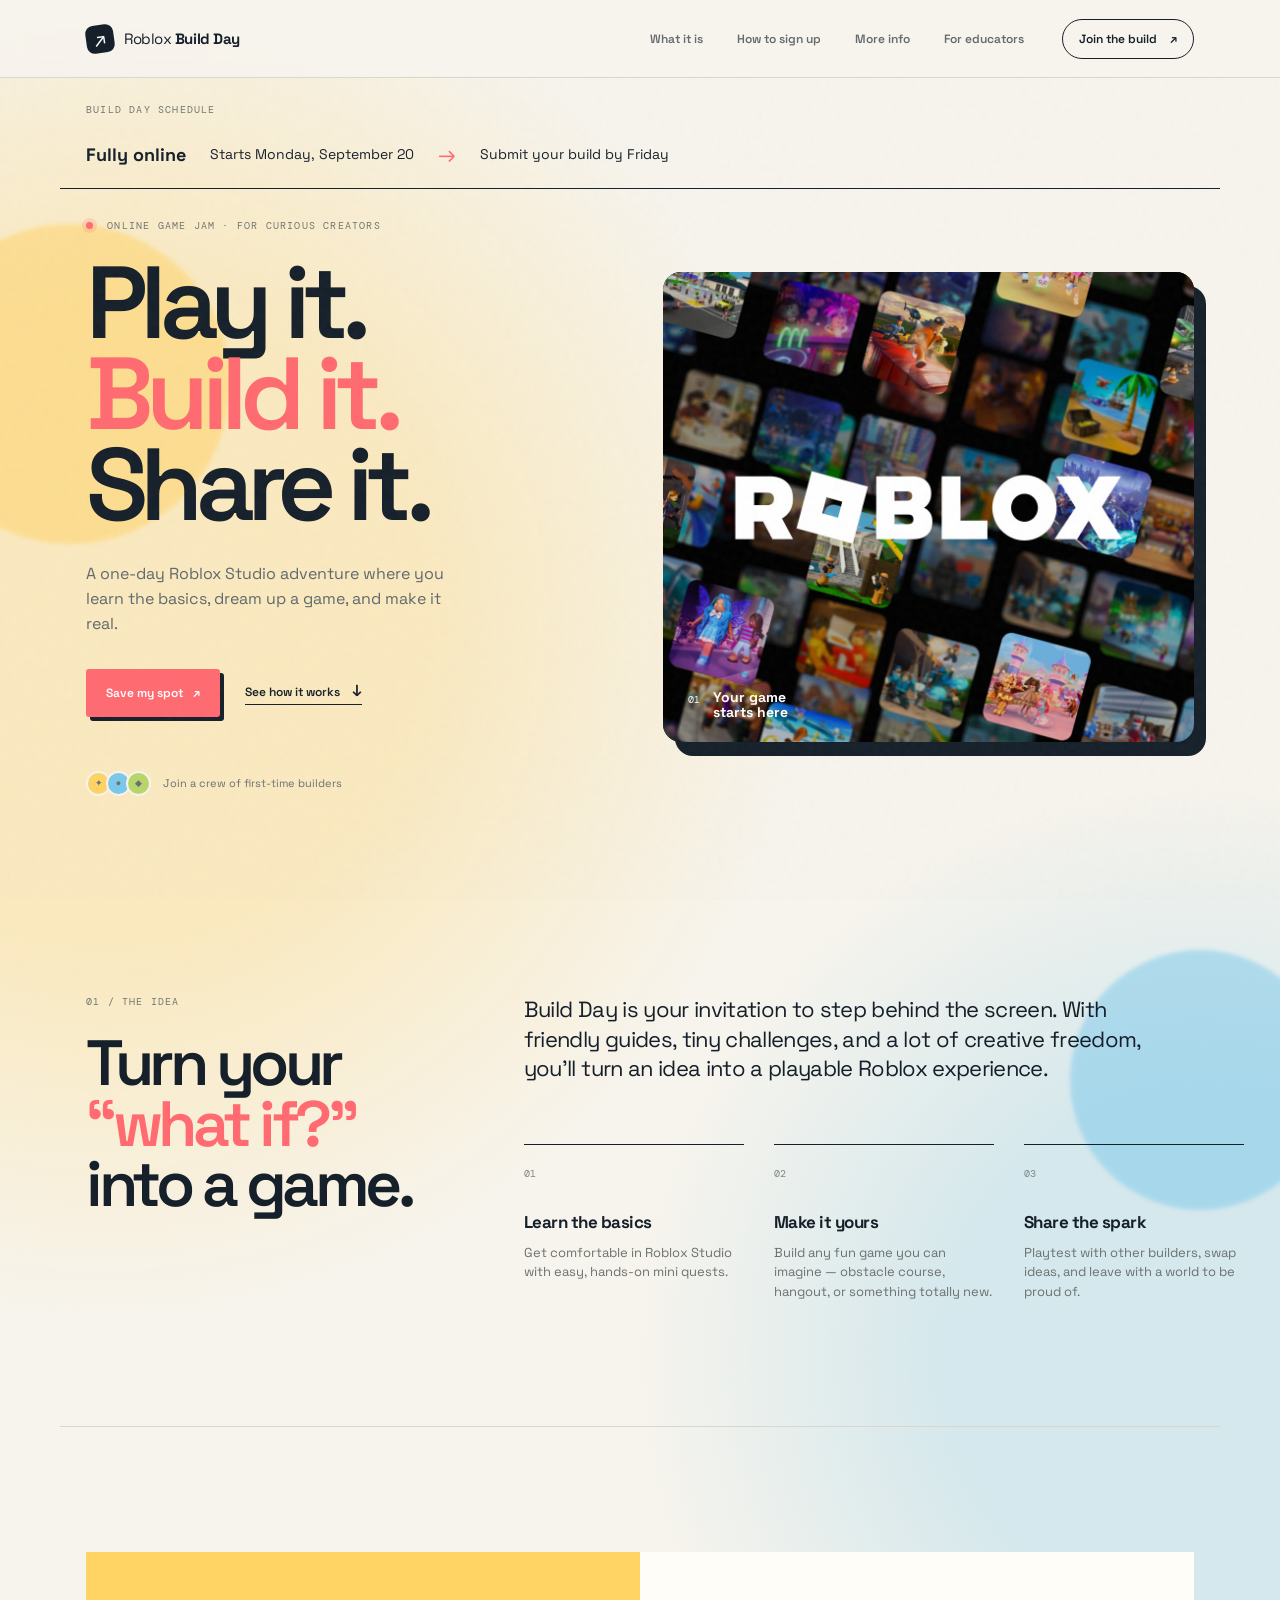
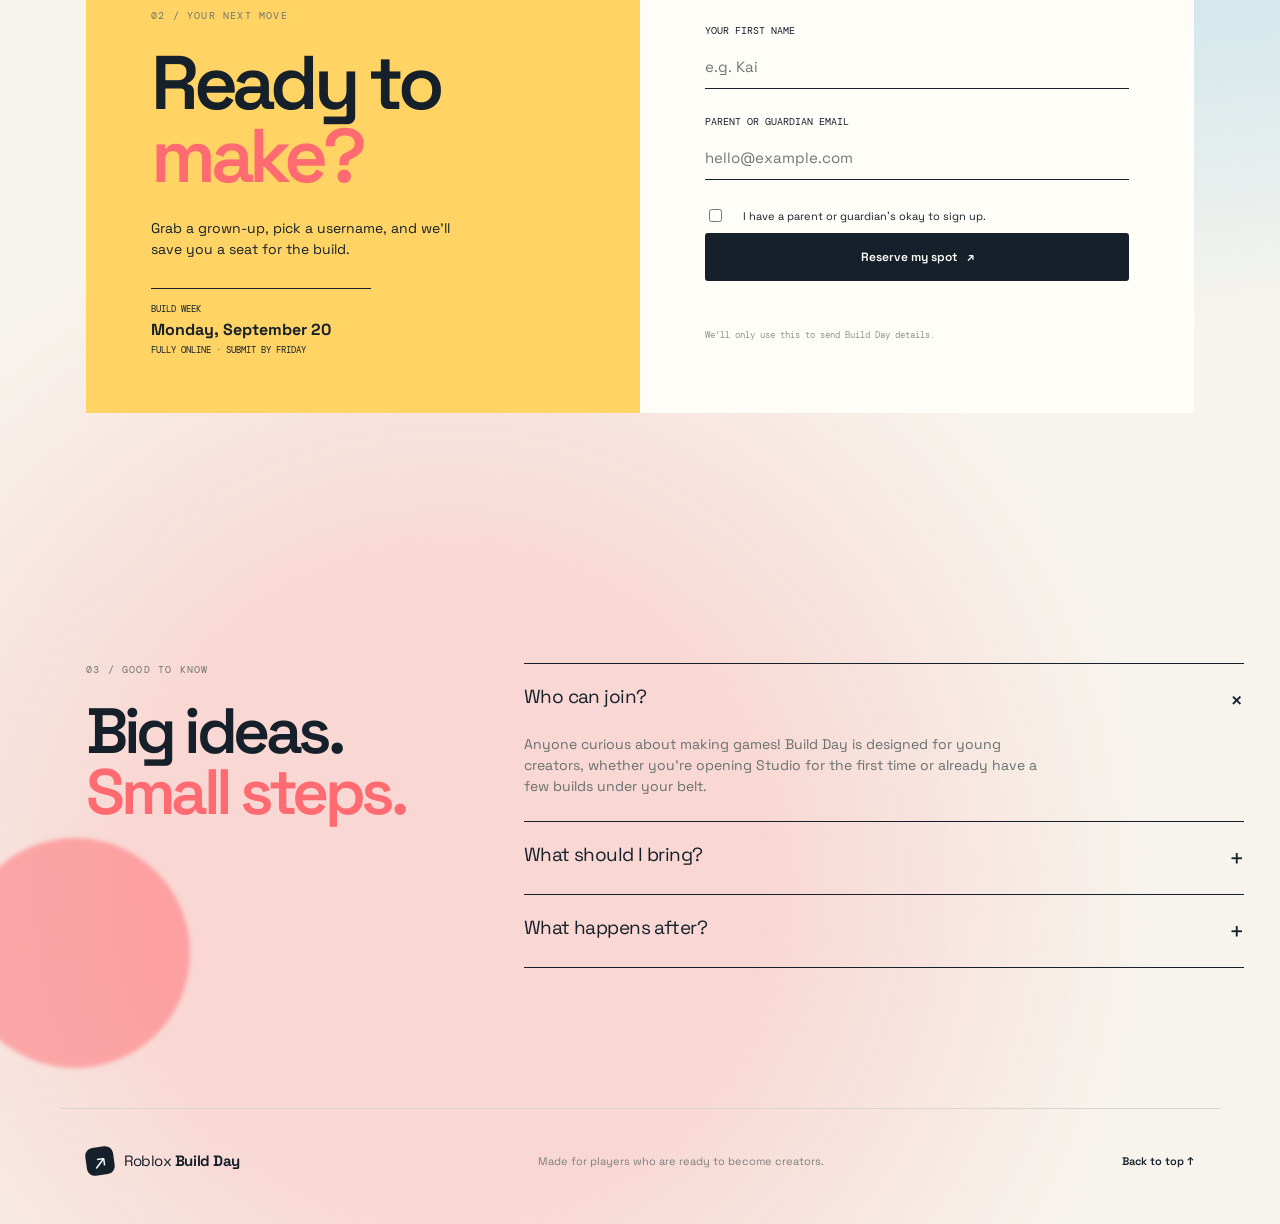
<file: index.html>
<!doctype html>
<html lang="en">
<head>
  <meta charset="UTF-8" />
  <meta name="viewport" content="width=device-width, initial-scale=1.0" />
  <meta name="description" content="Roblox Build Day — learn, build, and share your own Roblox game." />
  <title>Roblox Build Day | Make something fun</title>
  <link rel="stylesheet" href="styles.css" />
</head>
<body>
  <div class="noise" aria-hidden="true"></div>
  <header class="site-header">
    <a class="brand" href="#top" aria-label="Roblox Build Day home">
      <span class="brand-mark" aria-hidden="true">↗</span>
      <span>Roblox <b>Build Day</b></span>
    </a>
    <nav class="nav" aria-label="Main navigation">
      <a href="#what">What it is</a>
      <a href="#signup">How to sign up</a>
      <a href="#info">More info</a>
    </nav>
    <a class="nav-cta" href="#signup">Join the build <span>↗</span></a>
    <button class="menu-toggle" aria-label="Toggle menu" aria-expanded="false">☰</button>
  </header>

  <main id="top">
    <section class="event-window event-window-top section-wrap" aria-label="Build Day schedule"><span class="eyebrow">BUILD DAY SCHEDULE</span><strong>Fully online</strong><span>Starts Monday, September 20</span><span class="arrow">→</span><span>Submit your build by Friday</span></section>
    <section class="hero section-wrap">
      <div class="hero-copy">
        <p class="eyebrow"><span class="live-dot"></span> Online game jam · For curious creators</p>
        <h1>Play it.<br /><em>Build it.</em><br />Share it.</h1>
        <p class="hero-sub">A one-day Roblox Studio adventure where you learn the basics, dream up a game, and make it real.</p>
        <div class="hero-actions">
          <a class="button button-primary" href="#signup">Save my spot <span>↗</span></a>
          <a class="text-link" href="#what">See how it works <span>↓</span></a>
        </div>
        <div class="hero-note"><span class="avatars"><span>✦</span><span>●</span><span>◆</span></span><span>Join a crew of first-time builders</span></div>
      </div>
      <div class="hero-art" aria-label="A collage of Roblox game worlds" role="img">
        <img src="roblox-pics.jpg" alt="A colorful collage of Roblox game worlds" />
        <div class="art-label"><span>01</span><strong>Your game<br />starts here</strong></div>
      </div>
    </section>

    <section class="what section-wrap" id="what">
      <div class="section-intro"><p class="eyebrow">01 / The idea</p><h2>Turn your<br /><em>“what if?”</em><br />into a game.</h2></div>
      <div class="what-content"><p class="lead">Build Day is your invitation to step behind the screen. With friendly guides, tiny challenges, and a lot of creative freedom, you’ll turn an idea into a playable Roblox experience.</p><div class="feature-grid"><article><span class="feature-number">01</span><h3>Learn the basics</h3><p>Get comfortable in Roblox Studio with easy, hands-on mini quests.</p></article><article><span class="feature-number">02</span><h3>Make it yours</h3><p>Build any fun game you can imagine — obstacle course, hangout, or something totally new.</p></article><article><span class="feature-number">03</span><h3>Share the spark</h3><p>Playtest with other builders, swap ideas, and leave with a world to be proud of.</p></article></div></div>
    </section>

    <section class="signup section-wrap" id="signup">
      <div class="signup-card"><div class="signup-copy"><p class="eyebrow">02 / Your next move</p><h2>Ready to<br /><em>make?</em></h2><p>Grab a grown-up, pick a username, and we’ll save you a seat for the build.</p><div class="date-chip"><span>BUILD DAY</span><strong>Sat · 18 May</strong><small>Online · Roblox Studio</small></div></div><form id="signup-form" class="signup-form"><label for="name">Your first name</label><input id="name" name="name" type="text" placeholder="e.g. Kai" required /><label for="email">Parent or guardian email</label><input id="email" name="email" type="email" placeholder="hello@example.com" required /><label class="check-row"><input id="updates" type="checkbox" required /><span class="checkmark"></span><span>I have a parent or guardian’s okay to sign up.</span></label><button class="button button-dark" type="submit">Reserve my spot <span>↗</span></button><p class="form-message" id="form-message" role="status"></p><small class="fine-print">We’ll only use this to send Build Day details.</small></form></div>
    </section>

    <section class="info section-wrap" id="info"><div class="section-intro"><p class="eyebrow">03 / Good to know</p><h2>Big ideas.<br /><em>Small steps.</em></h2></div><div class="info-list"><details open><summary><span>Who can join?</span><b>+</b></summary><p>Anyone curious about making games! Build Day is designed for young creators, whether you’re opening Studio for the first time or already have a few builds under your belt.</p></details><details><summary><span>What should I bring?</span><b>+</b></summary><p>A computer with Roblox Studio installed, a Roblox account, and one wild game idea. A grown-up nearby is a great teammate, too.</p></details><details><summary><span>What happens after?</span><b>+</b></summary><p>Your game is yours to keep improving. We’ll share beginner resources so your first build can become your next big adventure.</p></details></div></section>
  </main>
  <footer class="footer"><div class="brand"><span class="brand-mark">↗</span><span>Roblox <b>Build Day</b></span></div><p>Made for players who are ready to become creators.</p><a href="#top">Back to top ↑</a></footer>
  <script src="script.js"></script>
</body>
</html>
</file>
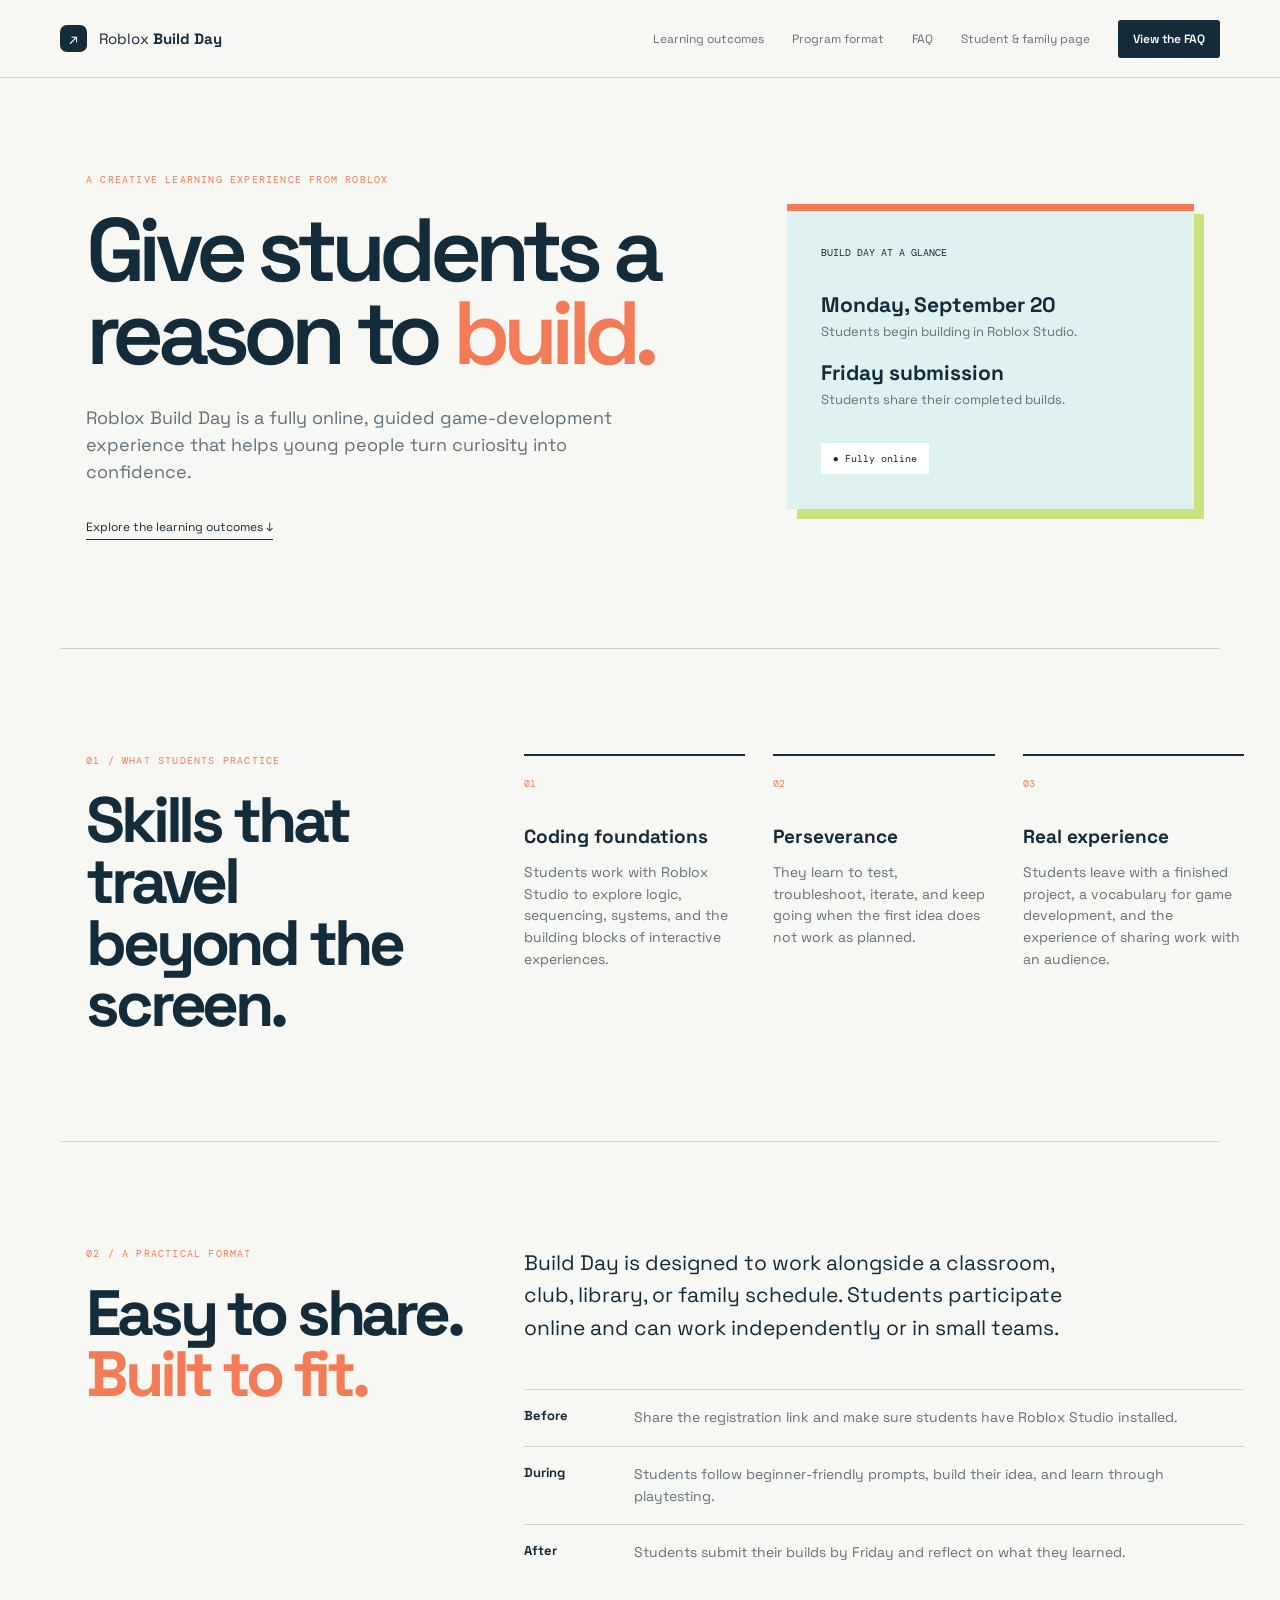
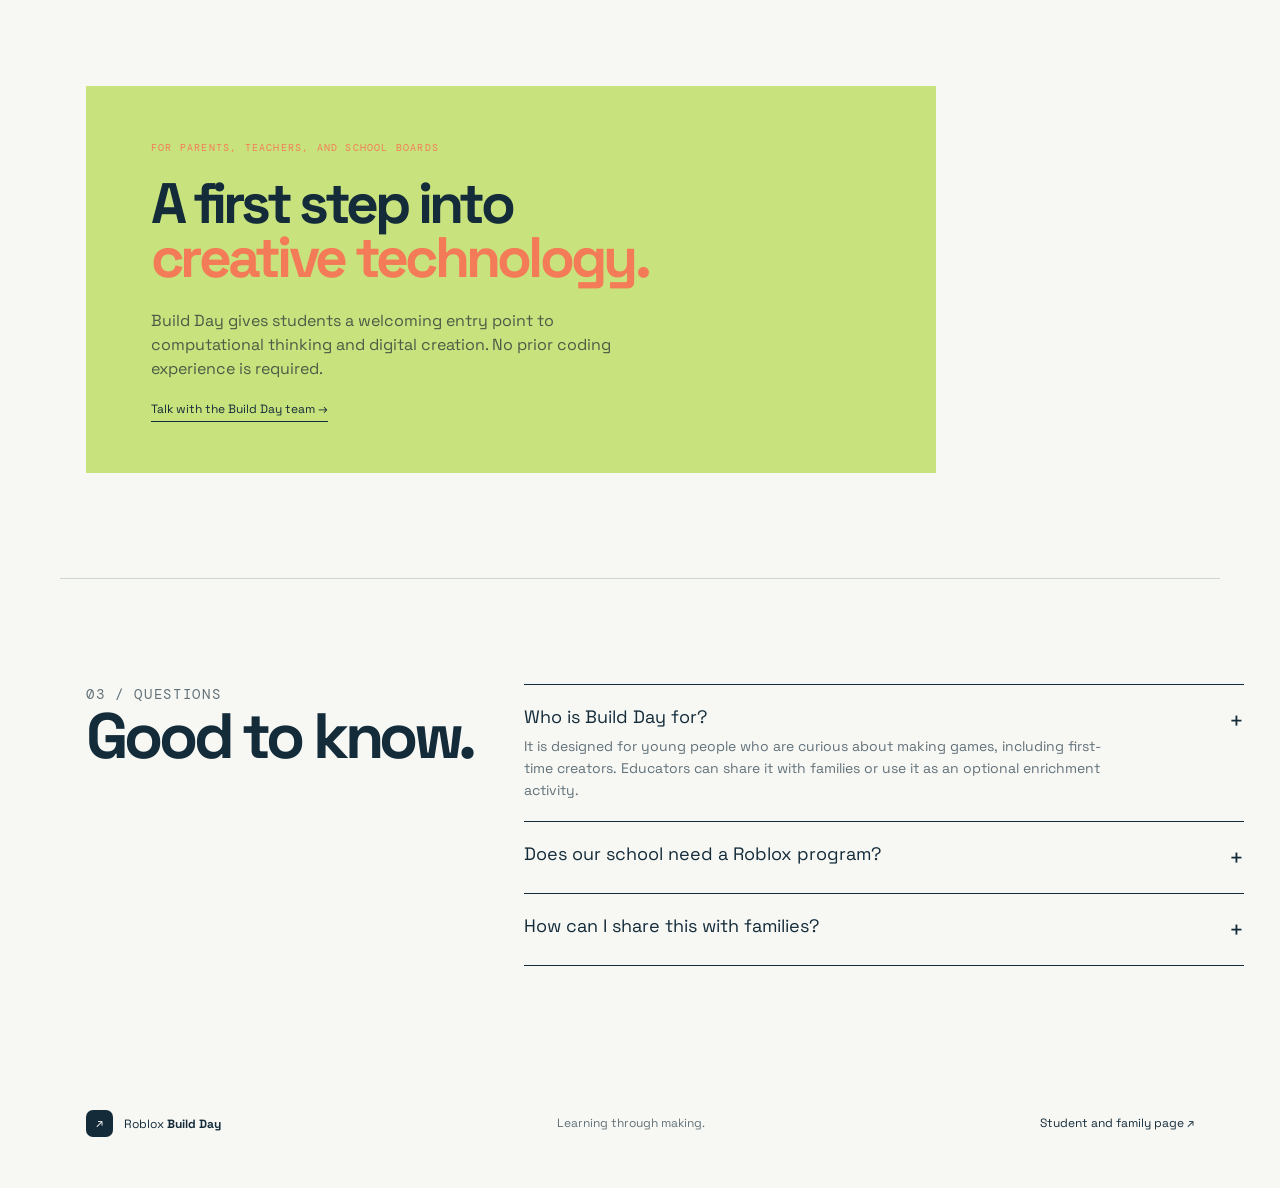
<file: educators.html>
<!doctype html>
<html lang="en">
<head>
  <meta charset="UTF-8" />
  <meta name="viewport" content="width=device-width, initial-scale=1.0" />
  <meta name="description" content="Roblox Build Day for educators, parents, and school leaders." />
  <title>Roblox Build Day | For educators</title>
  <link rel="stylesheet" href="educators.css" />
</head>
<body>
  <header class="edu-nav"><a class="edu-logo" href="index.html"><span>↗</span> Roblox <b>Build Day</b></a><nav><a href="#outcomes">Learning outcomes</a><a href="#format">Program format</a><a href="#faq">FAQ</a><a href="index.html">Student &amp; family page</a></nav><a class="edu-button small" href="#faq">View the FAQ</a></header>
  <main>
    <section class="edu-hero"><div><p class="kicker">A creative learning experience from Roblox</p><h1>Give students a reason to <em>build.</em></h1><p class="hero-lead">Roblox Build Day is a fully online, guided game-development experience that helps young people turn curiosity into confidence.</p><div class="hero-actions"><a class="edu-button" href="#contact">Request educator information <span>↗</span></a><a class="quiet-link" href="#outcomes">Explore the learning outcomes ↓</a></div></div><aside class="hero-card"><span class="card-label">BUILD DAY AT A GLANCE</span><strong>Monday, September 20</strong><p>Students begin building in Roblox Studio.</p><strong>Friday submission</strong><p>Students share their completed builds.</p><div class="online-pill">● Fully online</div></aside></section>
    <section class="edu-section outcomes" id="outcomes"><div class="section-heading"><p class="kicker">01 / What students practice</p><h2>Skills that travel<br />beyond the screen.</h2></div><div class="outcome-grid"><article><span>01</span><h3>Coding foundations</h3><p>Students work with Roblox Studio to explore logic, sequencing, systems, and the building blocks of interactive experiences.</p></article><article><span>02</span><h3>Perseverance</h3><p>They learn to test, troubleshoot, iterate, and keep going when the first idea does not work as planned.</p></article><article><span>03</span><h3>Real experience</h3><p>Students leave with a finished project, a vocabulary for game development, and the experience of sharing work with an audience.</p></article></div></section>
    <section class="edu-section format" id="format"><div class="section-heading"><p class="kicker">02 / A practical format</p><h2>Easy to share.<br /><em>Built to fit.</em></h2></div><div class="format-content"><p>Build Day is designed to work alongside a classroom, club, library, or family schedule. Students participate online and can work independently or in small teams.</p><div class="timeline"><div><b>Before</b><span>Share the registration link and make sure students have Roblox Studio installed.</span></div><div><b>During</b><span>Students follow beginner-friendly prompts, build their idea, and learn through playtesting.</span></div><div><b>After</b><span>Students submit their builds by Friday and reflect on what they learned.</span></div></div></div></section>
    <section class="edu-section trust"><div class="trust-box"><p class="kicker">For parents, teachers, and school boards</p><h2>A first step into<br /><em>creative technology.</em></h2><p>Build Day gives students a welcoming entry point to computational thinking and digital creation. No prior coding experience is required.</p><a class="quiet-link" href="#contact">Talk with the Build Day team →</a></div></section>
    <section class="edu-section faq" id="faq"><div class="section-heading"><p class="kicker">03 / Questions</p><h2>Good to know.</h2></div><div class="faq-list"><details open><summary>Who is Build Day for?<b>+</b></summary><p>It is designed for young people who are curious about making games, including first-time creators. Educators can share it with families or use it as an optional enrichment activity.</p></details><details><summary>Does our school need a Roblox program?<b>+</b></summary><p>No. Students need a computer, a Roblox account, and Roblox Studio. The experience is fully online and can be completed from home or school.</p></details><details><summary>How can I share this with families?<b>+</b></summary><p>Use the educator information form below and we will provide a ready-to-share overview with the schedule and participation details.</p></details></div></section>
  </main>
  <footer class="edu-footer"><a class="edu-logo" href="index.html"><span>↗</span> Roblox <b>Build Day</b></a><p>Learning through making.</p><a href="index.html">Student and family page ↗</a></footer>
</body>
</html>
</file>
<file: styles.css>
@import url('https://fonts.googleapis.com/css2?family=DM+Mono:wght@400;500&family=Space+Grotesk:wght@400;500;600;700&display=swap');
:root{--ink:#16202a;--cream:#f7f4ed;--blue:#7bc8eb;--yellow:#ffd364;--pink:#ff6b71;--green:#b8d66a;--line:#d9d6cd;--max:1160px}*{box-sizing:border-box}html{scroll-behavior:smooth}body{margin:0;background:var(--cream);color:var(--ink);font-family:'Space Grotesk',Arial,sans-serif}.noise{position:fixed;inset:0;pointer-events:none;opacity:.035;z-index:10;background-image:url("data:image/svg+xml,%3Csvg viewBox='0 0 200 200' xmlns='http://www.w3.org/2000/svg'%3E%3Cfilter id='n'%3E%3CfeTurbulence type='fractalNoise' baseFrequency='.7' numOctaves='3' stitchTiles='stitch'/%3E%3C/filter%3E%3Crect width='100%25' height='100%25' filter='url(%23n)'/%3E%3C/svg%3E")}.site-header{height:78px;display:flex;align-items:center;justify-content:space-between;max-width:var(--max);margin:auto;padding:0 26px;border-bottom:1px solid var(--line)}.brand{display:flex;align-items:center;gap:10px;color:var(--ink);text-decoration:none;font-size:15px;letter-spacing:-.03em}.brand b{font-weight:700}.brand-mark{display:grid;place-items:center;width:28px;height:28px;border-radius:8px;background:var(--ink);color:white;font-size:20px;line-height:1;transform:rotate(-8deg)}.nav{display:flex;gap:34px;margin-left:auto;margin-right:38px}.nav a,.nav-cta,.text-link,.footer a{font-size:12px;color:var(--ink);text-decoration:none;font-weight:600}.nav a{opacity:.65}.nav a:hover,.footer a:hover{opacity:1}.nav-cta{border:1px solid var(--ink);border-radius:30px;padding:11px 16px}.nav-cta span,.button span{margin-left:10px}.menu-toggle{display:none;background:none;border:0;font-size:22px}.section-wrap{max-width:var(--max);margin:auto;padding-left:26px;padding-right:26px}.hero{display:grid;grid-template-columns:1fr 1fr;gap:45px;min-height:620px;align-items:center;padding-top:68px;padding-bottom:74px}.eyebrow{font-family:'DM Mono',monospace;text-transform:uppercase;letter-spacing:.12em;font-size:10px;margin:0 0 25px;color:#72766f}.live-dot{display:inline-block;width:7px;height:7px;background:var(--pink);border-radius:50%;margin-right:7px;box-shadow:0 0 0 4px #ff6b7130}.hero h1{font-size:clamp(60px,8vw,106px);line-height:.89;letter-spacing:-.075em;margin:0 0 32px;font-weight:600}.hero h1 em,h2 em{font-style:normal;color:var(--pink)}.hero-sub{max-width:390px;font-size:16px;line-height:1.55;color:#5f686b;margin:0 0 32px}.hero-actions{display:flex;align-items:center;gap:25px}.button{display:inline-flex;align-items:center;justify-content:center;border:0;text-decoration:none;font:600 12px 'Space Grotesk';padding:16px 20px;border-radius:3px;cursor:pointer}.button-primary{background:var(--pink);color:white;box-shadow:4px 4px 0 var(--ink)}.button-primary:hover{transform:translate(2px,2px);box-shadow:2px 2px 0 var(--ink)}.text-link{border-bottom:1px solid var(--ink);padding-bottom:3px}.text-link span{margin-left:9px;font-size:16px}.hero-note{margin-top:54px;display:flex;align-items:center;gap:12px;font-size:11px;color:#687071}.avatars{display:flex}.avatars span{display:grid;place-items:center;width:25px;height:25px;border:2px solid var(--cream);margin-left:-5px;border-radius:50%;font-size:9px}.avatars span:first-child{margin-left:0;background:var(--yellow)}.avatars span:nth-child(2){background:var(--blue)}.avatars span:nth-child(3){background:var(--green)}.hero-art{height:470px;position:relative;overflow:hidden;border-radius:4px;background:var(--blue)}.sun{position:absolute;width:110px;height:110px;border-radius:50%;background:var(--yellow);top:44px;right:54px}.cloud{position:absolute;background:#e9f2e5;border-radius:40px;width:105px;height:28px}.cloud:before,.cloud:after{content:'';position:absolute;border-radius:50%;background:inherit}.cloud:before{width:42px;height:42px;left:17px;top:-20px}.cloud:after{width:58px;height:58px;right:12px;top:-30px}.cloud-one{top:87px;left:32px}.cloud-two{top:165px;right:100px;transform:scale(.6)}.island{position:absolute;background:#78aa65;transform:skewY(-9deg) rotate(-3deg);border-radius:48% 52% 15% 18%}.island-back{height:150px;width:420px;left:-30px;bottom:120px;background:#8fc179}.island-main{height:195px;width:530px;right:-90px;bottom:-52px;background:#4f8c59}.tree{position:absolute;bottom:190px}.tree i{display:block;width:12px;height:70px;background:#8b6543;margin:auto}.tree b{display:block;width:70px;height:70px;background:var(--green);border-radius:50% 46% 52% 48%;position:absolute;top:-57px;left:-29px;box-shadow:16px 8px 0 #94bf62}.tree-one{left:19%;transform:scale(.85)}.tree-two{right:23%;bottom:127px;transform:scale(1.2)}.cube{position:absolute;width:60px;height:60px;transform:rotate(22deg);border-radius:5px;box-shadow:inset -12px -10px #00000020}.cube-pink{background:var(--pink);bottom:95px;left:20%;transform:rotate(15deg)}.cube-yellow{background:var(--yellow);bottom:46px;left:45%;width:45px;height:45px;transform:rotate(-12deg)}.cube-blue{background:#5791cb;bottom:95px;right:16%;width:47px;height:47px;transform:rotate(29deg)}.character{position:absolute;bottom:70px;left:46%;z-index:2}.head{display:grid;place-items:center;width:54px;height:54px;background:#f1ad78;border:4px solid var(--ink);border-radius:8px;font-size:19px;color:var(--ink)}.body{height:60px;width:52px;background:var(--pink);border:4px solid var(--ink);margin-top:3px;border-radius:8px}.legs{display:flex;gap:7px;justify-content:center}.legs i{display:block;width:18px;height:43px;background:#5269aa;border:4px solid var(--ink);border-radius:5px}.art-label{position:absolute;left:25px;bottom:22px;color:white;display:flex;gap:13px;align-items:flex-start}.art-label span{font:10px 'DM Mono';padding-top:3px}.art-label strong{font-size:14px;line-height:1.1}.ticker{overflow:hidden;background:var(--ink);color:var(--cream);padding:17px 0;white-space:nowrap}.ticker-track{display:flex;align-items:center;justify-content:space-around;min-width:900px;font:10px 'DM Mono';letter-spacing:.14em}.ticker b{color:var(--yellow);font-size:17px}.what,.info{display:grid;grid-template-columns:35% 65%;gap:50px;padding-top:125px;padding-bottom:125px;border-bottom:1px solid var(--line)}h2{font-size:clamp(43px,5vw,70px);line-height:.95;letter-spacing:-.07em;margin:0;font-weight:600}.lead{font-size:22px;line-height:1.35;letter-spacing:-.03em;max-width:620px;margin:0 0 60px}.feature-grid{display:grid;grid-template-columns:repeat(3,1fr);gap:30px}.feature-grid article{border-top:1px solid var(--ink);padding-top:16px}.feature-number{font:10px 'DM Mono';color:#7f8582}.feature-grid h3{font-size:17px;margin:29px 0 10px;letter-spacing:-.03em}.feature-grid p{font-size:13px;line-height:1.5;color:#6b7170;margin:0}.signup{padding-top:125px;padding-bottom:125px}.signup-card{display:grid;grid-template-columns:1fr 1fr;background:var(--yellow);min-height:450px}.signup-copy{padding:57px 65px}.signup-copy h2{font-size:76px}.signup-copy>p:not(.eyebrow){max-width:310px;line-height:1.5;font-size:14px;margin:26px 0 28px}.date-chip{border-top:1px solid var(--ink);padding-top:14px;display:grid;gap:4px;width:220px}.date-chip span,.date-chip small{font:9px 'DM Mono';text-transform:uppercase}.date-chip strong{font-size:16px}.signup-form{padding:57px 65px;background:#fffdf8;display:flex;flex-direction:column;justify-content:center}.signup-form label{font:10px 'DM Mono';text-transform:uppercase;margin-bottom:8px}.signup-form input[type=text],.signup-form input[type=email]{border:0;border-bottom:1px solid var(--ink);background:transparent;padding:12px 0;margin-bottom:26px;font:15px 'Space Grotesk';outline:none}.signup-form input:focus{border-color:var(--pink)}.check-row{display:flex!important;align-items:center;gap:9px;text-transform:none!important;font:11px 'Space Grotesk'!important;margin:0 0 24px}.check-row input{accent-color:var(--pink)}.button-dark{background:var(--ink);color:white;width:100%}.form-message{font-size:12px;margin:13px 0 0;min-height:18px;color:#2c7b42}.fine-print{font:9px 'DM Mono';color:#92958f;margin-top:17px}.info{padding-bottom:140px}.info-list details{border-top:1px solid var(--ink);padding:20px 0}.info-list details:last-child{border-bottom:1px solid var(--ink)}summary{list-style:none;display:flex;justify-content:space-between;cursor:pointer;font-size:19px;letter-spacing:-.03em}summary::-webkit-details-marker{display:none}summary b{font-size:25px;font-weight:400;transition:transform .2s}details[open] summary b{transform:rotate(45deg)}details p{max-width:530px;color:#67706f;line-height:1.5;font-size:14px;margin:18px 40px 4px 0}.footer{max-width:var(--max);margin:auto;padding:34px 26px 45px;display:flex;align-items:center;justify-content:space-between}.footer p{font-size:11px;color:#7a817e}.footer a{font-size:11px}
@media(max-width:760px){.site-header{height:68px;position:relative}.nav,.nav-cta{display:none}.nav.nav-open{display:flex;position:absolute;z-index:5;top:67px;left:0;right:0;margin:0;padding:20px 26px;flex-direction:column;gap:18px;background:var(--cream);border-bottom:1px solid var(--line)}.menu-toggle{display:block}.hero{display:block;padding-top:62px}.hero h1{font-size:72px}.hero-art{height:360px;margin-top:55px}.what,.info{display:block;padding-top:85px;padding-bottom:85px}.what .section-intro,.info .section-intro{margin-bottom:55px}.feature-grid{grid-template-columns:1fr;gap:35px}.signup{padding-top:85px;padding-bottom:85px}.signup-card{display:block}.signup-copy,.signup-form{padding:45px 28px}.signup-copy h2{font-size:65px}.footer{gap:20px;flex-wrap:wrap}.footer p{order:3;width:100%;margin:0}.hero-actions{flex-wrap:wrap}.lead{font-size:20px}}

.hero-art{background:linear-gradient(135deg,var(--pink),var(--blue) 55%,var(--yellow));border-radius:18px;box-shadow:12px 14px 0 var(--ink)}.hero-art img{width:100%;height:100%;object-fit:cover;display:block;mix-blend-mode:screen;opacity:.9}.art-shine{position:absolute;inset:0;background:linear-gradient(135deg,#ff6b7188,transparent 42%,#7bc8eb55);mix-blend-mode:color}.event-window{display:flex;align-items:center;gap:24px;padding-top:25px;padding-bottom:25px;border-top:1px solid var(--ink);border-bottom:1px solid var(--ink);font-size:14px}.event-window .eyebrow{margin:0 auto 0 0}.event-window strong{font-size:18px}.event-window .arrow{font-size:22px;color:var(--pink)}
.event-window{flex-wrap:wrap}.event-window .eyebrow{width:100%}
.site-header{position:sticky;top:0;z-index:20;background:rgba(247,244,237,.94);backdrop-filter:blur(12px);-webkit-backdrop-filter:blur(12px)}
.hero-art{background:var(--ink);box-shadow:12px 14px 0 var(--ink)}.hero-art img{mix-blend-mode:normal;opacity:1}.event-window-top{border-top:0}
.hero{padding-top:30px}.event-window-top{padding-bottom:20px}
.hero,.what,.info{position:relative}.hero:before,.what:before,.info:before{content:'';position:absolute;z-index:-1;border-radius:50%;filter:blur(2px);opacity:.5;pointer-events:none}.hero:before{width:320px;height:320px;top:35px;left:-150px;background:var(--yellow)}.what:before{width:260px;height:260px;right:-110px;top:80px;background:var(--blue)}.info:before{width:230px;height:230px;left:-100px;bottom:40px;background:var(--pink)}body{background:radial-gradient(circle at 8% 22%,#ffd36455 0 13%,transparent 28%),radial-gradient(circle at 94% 48%,#7bc8eb45 0 14%,transparent 30%),radial-gradient(circle at 35% 88%,#ff6b7135 0 12%,transparent 27%),var(--cream)}
.site-header{width:100%;max-width:none;padding-left:max(26px,calc((100vw - var(--max) + 52px)/2));padding-right:max(26px,calc((100vw - var(--max) + 52px)/2))}
</file>
<file: educators.css>
@import url('https://fonts.googleapis.com/css2?family=DM+Mono:wght@400;500&family=Space+Grotesk:wght@400;500;600;700&display=swap');
:root{--navy:#142b3a;--blue:#dff2f2;--lime:#c8e37d;--orange:#f47b57;--paper:#f7f8f4;--muted:#627179;--line:#ccd6d4;--max:1160px}*{box-sizing:border-box}html{scroll-behavior:smooth}body{margin:0;background:var(--paper);color:var(--navy);font-family:'Space Grotesk',Arial,sans-serif}.edu-nav{height:78px;display:flex;align-items:center;gap:28px;padding:0 max(26px,calc((100vw - var(--max))/2));border-bottom:1px solid var(--line);background:#f7f8f4f2;backdrop-filter:blur(10px);position:sticky;top:0;z-index:5}.edu-logo{color:var(--navy);text-decoration:none;font-size:15px;white-space:nowrap}.edu-logo span{display:inline-grid;place-items:center;background:var(--navy);color:#fff;width:27px;height:27px;border-radius:7px;margin-right:8px}.edu-logo b{font-weight:700}.edu-nav nav{display:flex;gap:28px;margin-left:auto}.edu-nav nav a,.quiet-link,.edu-footer a{color:var(--navy);font-size:12px;text-decoration:none}.edu-nav nav a{color:var(--muted)}.edu-button{display:inline-flex;align-items:center;gap:18px;background:var(--navy);color:white;border:0;border-radius:3px;padding:16px 20px;text-decoration:none;font-size:12px;font-weight:600;cursor:pointer}.edu-button.small{padding:11px 15px}.edu-hero,.edu-section,.contact{max-width:var(--max);margin:auto;padding-left:26px;padding-right:26px}.edu-hero{min-height:570px;display:grid;grid-template-columns:1.2fr .8fr;gap:90px;align-items:center;padding-top:75px;padding-bottom:88px}.kicker{font:10px 'DM Mono';text-transform:uppercase;letter-spacing:.12em;color:var(--orange);margin:0 0 23px}.edu-hero h1{font-size:clamp(57px,7vw,94px);line-height:.92;letter-spacing:-.075em;margin:0 0 30px;font-weight:600}.edu-hero em,h2 em{font-style:normal;color:var(--orange)}.hero-lead{font-size:18px;line-height:1.5;color:var(--muted);max-width:530px}.hero-actions{display:flex;align-items:center;gap:24px;margin-top:34px}.quiet-link{border-bottom:1px solid var(--navy);padding-bottom:4px}.hero-card{background:var(--blue);border-top:7px solid var(--orange);padding:35px 34px;box-shadow:10px 10px 0 var(--lime)}.card-label{display:block;font:10px 'DM Mono';margin-bottom:32px}.hero-card strong{display:block;font-size:21px;margin-top:19px}.hero-card p{margin:5px 0;color:var(--muted);font-size:13px}.online-pill{display:inline-block;margin-top:30px;background:#fff;padding:9px 12px;font:10px 'DM Mono'}.edu-section{padding-top:105px;padding-bottom:105px;border-top:1px solid var(--line);display:grid;grid-template-columns:35% 65%;gap:50px}.section-heading h2,.contact h2{font-size:clamp(42px,5vw,67px);line-height:.96;letter-spacing:-.065em;margin:0}.outcome-grid{display:grid;grid-template-columns:repeat(3,1fr);gap:28px}.outcome-grid article{border-top:2px solid var(--navy);padding-top:15px}.outcome-grid span{font:10px 'DM Mono';color:var(--orange)}.outcome-grid h3{font-size:19px;margin:32px 0 13px}.outcome-grid p,.format-content>p,.timeline span,.faq p{font-size:14px;line-height:1.55;color:var(--muted);margin:0}.format-content>p{font-size:21px;color:var(--navy);max-width:560px;margin:0 0 45px}.timeline{display:grid;gap:0}.timeline div{display:grid;grid-template-columns:110px 1fr;border-top:1px solid var(--line);padding:17px 0}.timeline b{font-size:13px}.trust{display:block;padding-top:0;border-top:0}.trust-box{background:var(--lime);padding:55px 65px;max-width:850px}.trust-box h2{font-size:57px;line-height:.95;letter-spacing:-.065em;margin:0 0 24px}.trust-box>p:not(.kicker){max-width:500px;color:#4b5b47;line-height:1.5}.faq-list details{border-top:1px solid var(--navy);padding:20px 0}.faq-list details:last-child{border-bottom:1px solid var(--navy)}summary{display:flex;justify-content:space-between;cursor:pointer;font-size:18px}summary b{font-weight:400;font-size:24px}details p{max-width:600px;margin:17px 30px 0 0}.contact{background:var(--navy);color:white;max-width:none;padding:75px max(26px,calc((100vw - var(--max))/2));display:grid;grid-template-columns:1fr 1fr;gap:80px}.contact .kicker{color:var(--lime)}.contact h2{font-size:55px}.contact form{display:flex;flex-direction:column;justify-content:center}.contact label{font:10px 'DM Mono';text-transform:uppercase;margin-bottom:10px}.contact input{background:transparent;border:0;border-bottom:1px solid #ffffff88;padding:13px 0;color:white;font:15px 'Space Grotesk';margin-bottom:25px}.contact .edu-button{background:var(--orange);align-self:flex-start}.contact p{font-size:13px;color:var(--lime);min-height:18px}.edu-footer{max-width:var(--max);margin:auto;padding:32px 26px 45px;display:flex;justify-content:space-between;align-items:center}.edu-footer p{font-size:12px;color:var(--muted)}
@media(max-width:760px){.edu-nav{height:68px}.edu-nav nav,.edu-nav .small{display:none}.edu-hero{display:block;padding-top:60px}.hero-card{margin-top:55px}.hero-actions{flex-wrap:wrap}.edu-section{display:block;padding-top:78px;padding-bottom:78px}.section-heading{margin-bottom:48px}.outcome-grid{grid-template-columns:1fr;gap:35px}.trust-box{padding:38px 28px}.contact{display:block;padding-top:60px;padding-bottom:60px}.contact form{margin-top:45px}.edu-footer{flex-wrap:wrap;gap:18px}.edu-footer p{width:100%;order:3}}
.hero-actions .edu-button{display:none}
</file>
